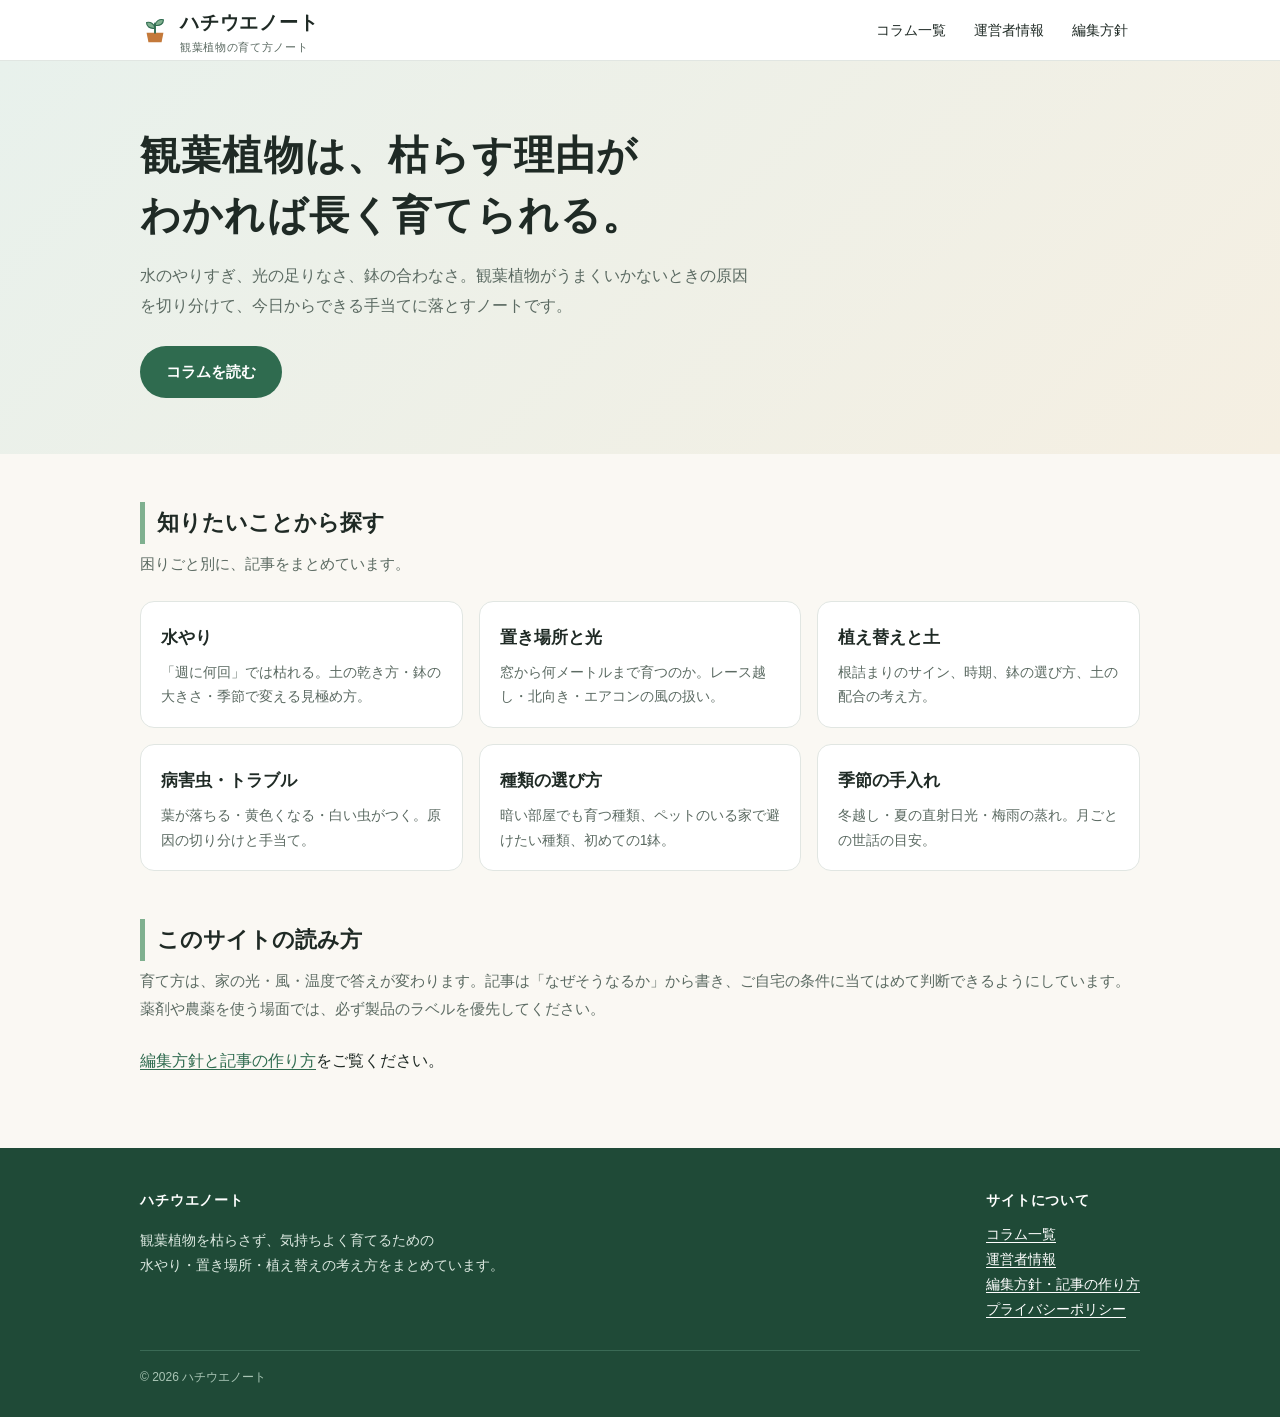
<file: index.html>
<!doctype html><html lang="ja"><head><meta charset="utf-8"><meta name="viewport" content="width=device-width,initial-scale=1"><title>ハチウエノート｜観葉植物の育て方ノート</title><meta name="description" content="観葉植物の水やり・置き場所・植え替え・病害虫・種類の選び方を、枯らしやすい失敗の原因から順に解説する育て方ノート。"><link rel="canonical" href="https://hachiue-note.com/"><meta name="robots" content="index,follow"><meta name="theme-color" content="#2f6b4f"><link rel="icon" href="/favicon.svg" type="image/svg+xml"><meta property="og:type" content="website"><meta property="og:title" content="ハチウエノート｜観葉植物の育て方ノート"><meta property="og:description" content="観葉植物の水やり・置き場所・植え替え・病害虫・種類の選び方を、枯らしやすい失敗の原因から順に解説する育て方ノート。"><meta property="og:url" content="https://hachiue-note.com/"><meta property="og:site_name" content="ハチウエノート"><meta property="og:locale" content="ja_JP"><link rel="stylesheet" href="/assets/site.css"></head><body><header class="site-head"><div class="wrap"><a class="brand" href="/"><svg viewBox="0 0 32 32" aria-hidden="true"><path d="M7 19h18l-2 10H9z" fill="#c4793a"/><path d="M16 19V9" stroke="#2f6b4f" stroke-width="2" stroke-linecap="round"/><path d="M16 14c-1-5-5-7-9-6 0 4 3 7 9 6zM16 11c1-5 5-7 9-6 0 4-3 7-9 6z" fill="#7fb08f" stroke="#2f6b4f" stroke-width="1.2" stroke-linejoin="round"/></svg><span>ハチウエノート<small>観葉植物の育て方ノート</small></span></a><nav class="gnav" aria-label="メイン"><a href="/columns/">コラム一覧</a><a href="/about/">運営者情報</a><a href="/policy/">編集方針</a></nav></div></header><section class="hero"><div class="wrap"><h1>観葉植物は、枯らす理由が<br>わかれば長く育てられる。</h1><p>水のやりすぎ、光の足りなさ、鉢の合わなさ。観葉植物がうまくいかないときの原因を切り分けて、今日からできる手当てに落とすノートです。</p><a class="btn" href="/columns/">コラムを読む</a></div></section><main class="wrap"><section class="sec"><h2>知りたいことから探す</h2><p class="lede">困りごと別に、記事をまとめています。</p><div class="topics"><div class="topic"><h3>水やり</h3><p>「週に何回」では枯れる。土の乾き方・鉢の大きさ・季節で変える見極め方。</p></div><div class="topic"><h3>置き場所と光</h3><p>窓から何メートルまで育つのか。レース越し・北向き・エアコンの風の扱い。</p></div><div class="topic"><h3>植え替えと土</h3><p>根詰まりのサイン、時期、鉢の選び方、土の配合の考え方。</p></div><div class="topic"><h3>病害虫・トラブル</h3><p>葉が落ちる・黄色くなる・白い虫がつく。原因の切り分けと手当て。</p></div><div class="topic"><h3>種類の選び方</h3><p>暗い部屋でも育つ種類、ペットのいる家で避けたい種類、初めての1鉢。</p></div><div class="topic"><h3>季節の手入れ</h3><p>冬越し・夏の直射日光・梅雨の蒸れ。月ごとの世話の目安。</p></div></div></section><section class="sec"><h2>このサイトの読み方</h2><p class="lede">育て方は、家の光・風・温度で答えが変わります。記事は「なぜそうなるか」から書き、ご自宅の条件に当てはめて判断できるようにしています。薬剤や農薬を使う場面では、必ず製品のラベルを優先してください。</p><p><a href="/policy/">編集方針と記事の作り方</a>をご覧ください。</p></section></main><footer class="site-foot"><div class="wrap"><div class="cols"><div><h2>ハチウエノート</h2><p>観葉植物を枯らさず、気持ちよく育てるための<br>水やり・置き場所・植え替えの考え方をまとめています。</p></div><div><h2>サイトについて</h2><ul><li><a href="/columns/">コラム一覧</a></li><li><a href="/about/">運営者情報</a></li><li><a href="/policy/">編集方針・記事の作り方</a></li><li><a href="/privacy/">プライバシーポリシー</a></li></ul></div></div><div class="copy">© 2026 ハチウエノート</div></div></footer></body></html>
</file>
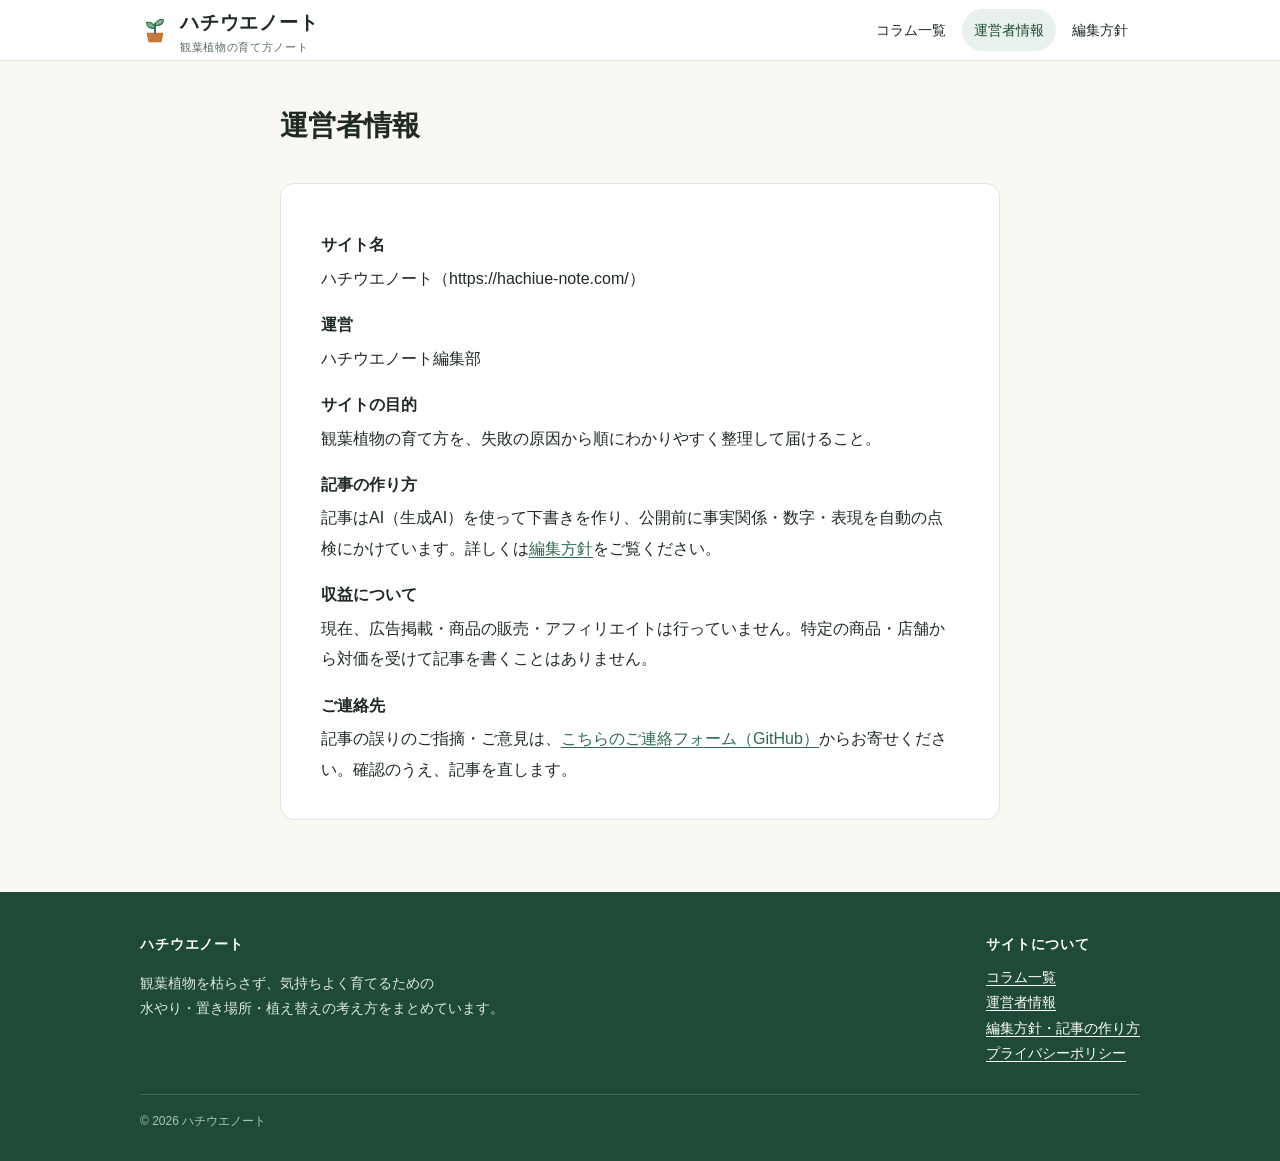
<file: about/index.html>
<!doctype html><html lang="ja"><head><meta charset="utf-8"><meta name="viewport" content="width=device-width,initial-scale=1"><title>運営者情報｜ハチウエノート</title><meta name="description" content="ハチウエノートの運営者情報です。運営体制・記事の作り方・ご連絡先をまとめています。"><link rel="canonical" href="https://hachiue-note.com/about/"><meta name="robots" content="index,follow"><meta name="theme-color" content="#2f6b4f"><link rel="icon" href="/favicon.svg" type="image/svg+xml"><meta property="og:type" content="website"><meta property="og:title" content="運営者情報｜ハチウエノート"><meta property="og:description" content="ハチウエノートの運営者情報です。運営体制・記事の作り方・ご連絡先をまとめています。"><meta property="og:url" content="https://hachiue-note.com/about/"><meta property="og:site_name" content="ハチウエノート"><meta property="og:locale" content="ja_JP"><link rel="stylesheet" href="/assets/site.css"></head><body><header class="site-head"><div class="wrap"><a class="brand" href="/"><svg viewBox="0 0 32 32" aria-hidden="true"><path d="M7 19h18l-2 10H9z" fill="#c4793a"/><path d="M16 19V9" stroke="#2f6b4f" stroke-width="2" stroke-linecap="round"/><path d="M16 14c-1-5-5-7-9-6 0 4 3 7 9 6zM16 11c1-5 5-7 9-6 0 4-3 7-9 6z" fill="#7fb08f" stroke="#2f6b4f" stroke-width="1.2" stroke-linejoin="round"/></svg><span>ハチウエノート<small>観葉植物の育て方ノート</small></span></a><nav class="gnav" aria-label="メイン"><a href="/columns/">コラム一覧</a><a href="/about/" aria-current="page">運営者情報</a><a href="/policy/">編集方針</a></nav></div></header><main class="narrow"><div class="page-title"><h1>運営者情報</h1></div><div class="prose"><dl><dt>サイト名</dt><dd>ハチウエノート（https://hachiue-note.com/）</dd><dt>運営</dt><dd>ハチウエノート編集部</dd><dt>サイトの目的</dt><dd>観葉植物の育て方を、失敗の原因から順にわかりやすく整理して届けること。</dd><dt>記事の作り方</dt><dd>記事はAI（生成AI）を使って下書きを作り、公開前に事実関係・数字・表現を自動の点検にかけています。詳しくは<a href="/policy/">編集方針</a>をご覧ください。</dd><dt>収益について</dt><dd>現在、広告掲載・商品の販売・アフィリエイトは行っていません。特定の商品・店舗から対価を受けて記事を書くことはありません。</dd><dt>ご連絡先</dt><dd>記事の誤りのご指摘・ご意見は、<a href="https://github.com/kktennis3/hachiue-note.com/issues">こちらのご連絡フォーム（GitHub）</a>からお寄せください。確認のうえ、記事を直します。</dd></dl></div></main><footer class="site-foot"><div class="wrap"><div class="cols"><div><h2>ハチウエノート</h2><p>観葉植物を枯らさず、気持ちよく育てるための<br>水やり・置き場所・植え替えの考え方をまとめています。</p></div><div><h2>サイトについて</h2><ul><li><a href="/columns/">コラム一覧</a></li><li><a href="/about/">運営者情報</a></li><li><a href="/policy/">編集方針・記事の作り方</a></li><li><a href="/privacy/">プライバシーポリシー</a></li></ul></div></div><div class="copy">© 2026 ハチウエノート</div></div></footer></body></html>
</file>
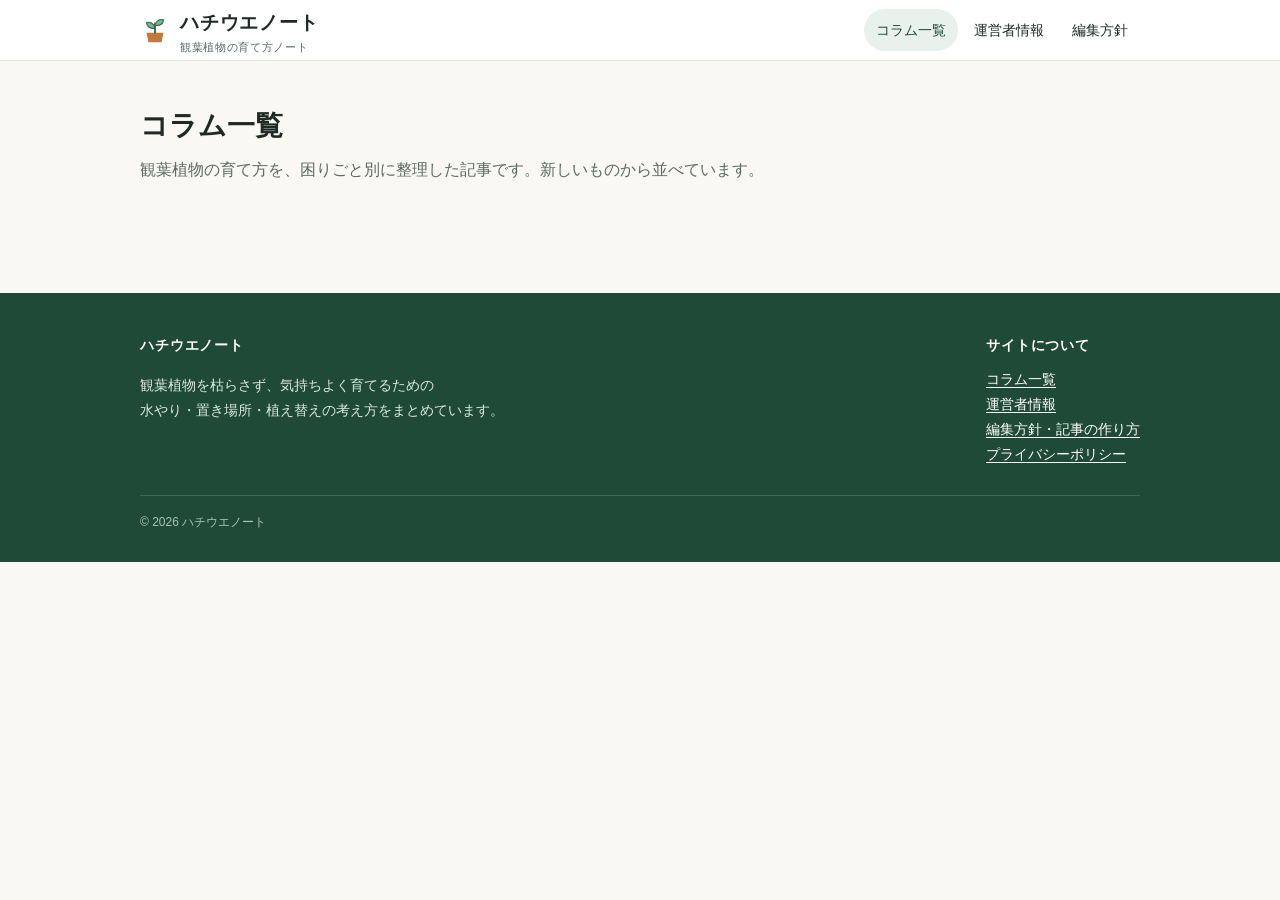
<file: columns/index.html>
<!doctype html><html lang="ja"><head><meta charset="utf-8"><meta name="viewport" content="width=device-width,initial-scale=1"><title>コラム一覧｜ハチウエノート</title><meta name="description" content="観葉植物の水やり・置き場所・植え替え・病害虫・種類の選び方のコラム一覧です。"><link rel="canonical" href="https://hachiue-note.com/columns/"><meta name="robots" content="index,follow"><meta name="theme-color" content="#2f6b4f"><link rel="icon" href="/favicon.svg" type="image/svg+xml"><meta property="og:type" content="website"><meta property="og:title" content="コラム一覧｜ハチウエノート"><meta property="og:description" content="観葉植物の水やり・置き場所・植え替え・病害虫・種類の選び方のコラム一覧です。"><meta property="og:url" content="https://hachiue-note.com/columns/"><meta property="og:site_name" content="ハチウエノート"><meta property="og:locale" content="ja_JP"><link rel="stylesheet" href="/assets/site.css"></head><body><header class="site-head"><div class="wrap"><a class="brand" href="/"><svg viewBox="0 0 32 32" aria-hidden="true"><path d="M7 19h18l-2 10H9z" fill="#c4793a"/><path d="M16 19V9" stroke="#2f6b4f" stroke-width="2" stroke-linecap="round"/><path d="M16 14c-1-5-5-7-9-6 0 4 3 7 9 6zM16 11c1-5 5-7 9-6 0 4-3 7-9 6z" fill="#7fb08f" stroke="#2f6b4f" stroke-width="1.2" stroke-linejoin="round"/></svg><span>ハチウエノート<small>観葉植物の育て方ノート</small></span></a><nav class="gnav" aria-label="メイン"><a href="/columns/" aria-current="page">コラム一覧</a><a href="/about/">運営者情報</a><a href="/policy/">編集方針</a></nav></div></header><main class="wrap"><div class="page-title"><h1>コラム一覧</h1><p>観葉植物の育て方を、困りごと別に整理した記事です。新しいものから並べています。</p></div><div class="column-list"></div></main><footer class="site-foot"><div class="wrap"><div class="cols"><div><h2>ハチウエノート</h2><p>観葉植物を枯らさず、気持ちよく育てるための<br>水やり・置き場所・植え替えの考え方をまとめています。</p></div><div><h2>サイトについて</h2><ul><li><a href="/columns/">コラム一覧</a></li><li><a href="/about/">運営者情報</a></li><li><a href="/policy/">編集方針・記事の作り方</a></li><li><a href="/privacy/">プライバシーポリシー</a></li></ul></div></div><div class="copy">© 2026 ハチウエノート</div></div></footer></body></html>
</file>
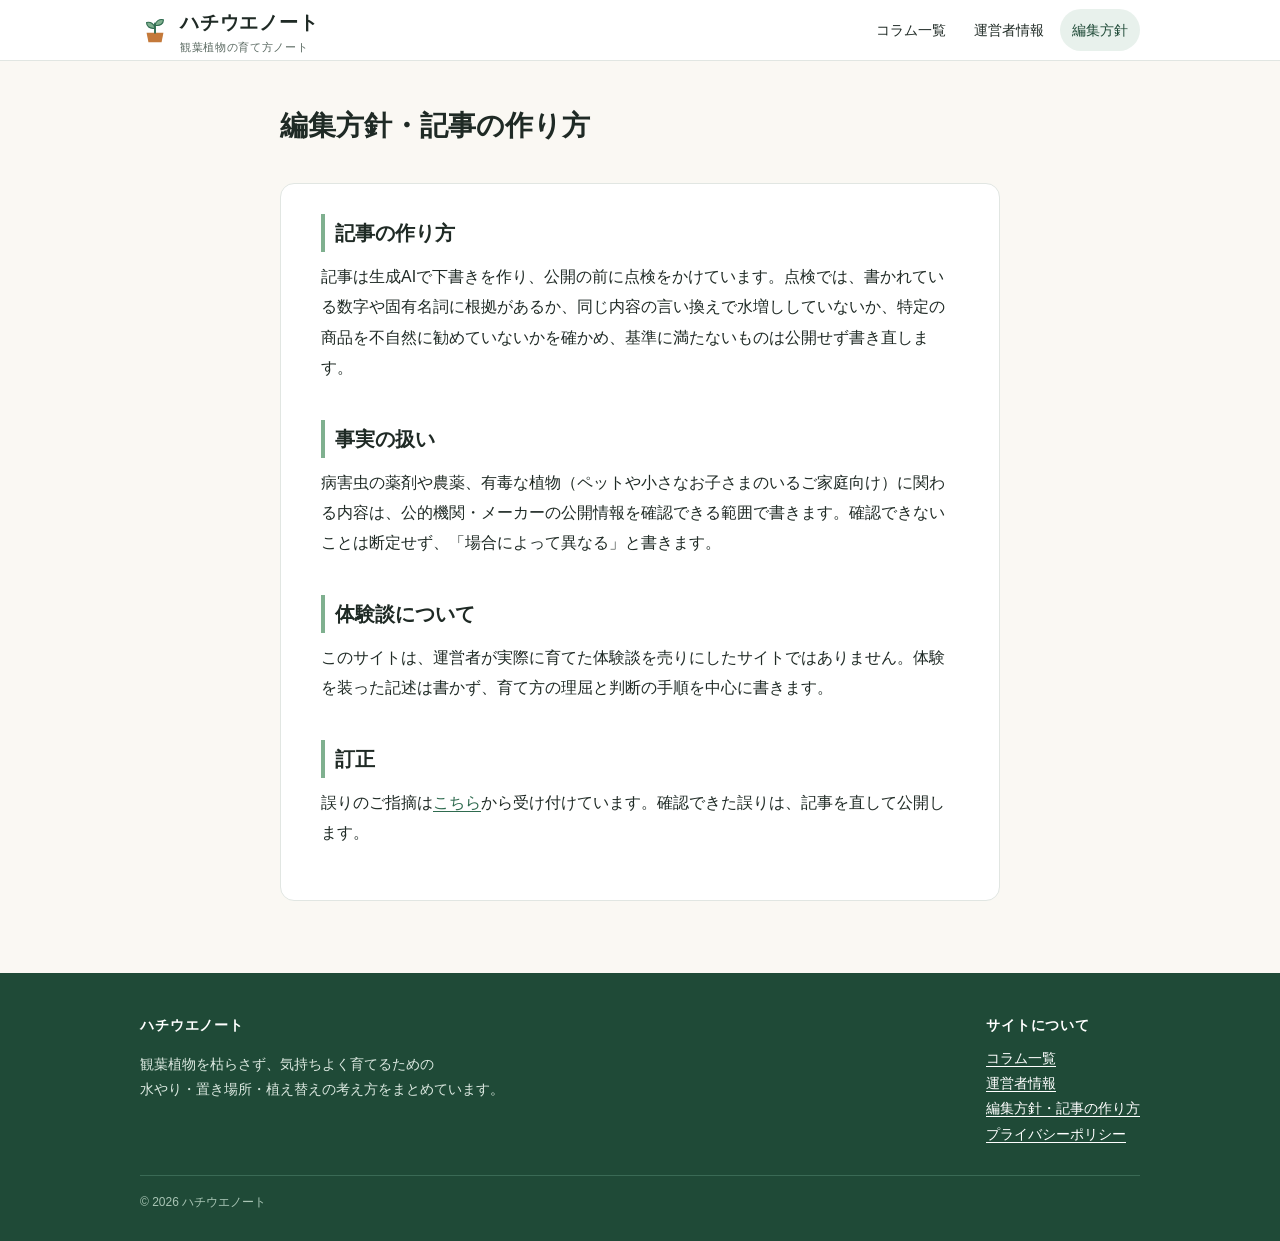
<file: policy/index.html>
<!doctype html><html lang="ja"><head><meta charset="utf-8"><meta name="viewport" content="width=device-width,initial-scale=1"><title>編集方針・記事の作り方｜ハチウエノート</title><meta name="description" content="ハチウエノートの編集方針です。記事の作り方・事実の確かめ方・訂正の受け付けについて説明します。"><link rel="canonical" href="https://hachiue-note.com/policy/"><meta name="robots" content="index,follow"><meta name="theme-color" content="#2f6b4f"><link rel="icon" href="/favicon.svg" type="image/svg+xml"><meta property="og:type" content="website"><meta property="og:title" content="編集方針・記事の作り方｜ハチウエノート"><meta property="og:description" content="ハチウエノートの編集方針です。記事の作り方・事実の確かめ方・訂正の受け付けについて説明します。"><meta property="og:url" content="https://hachiue-note.com/policy/"><meta property="og:site_name" content="ハチウエノート"><meta property="og:locale" content="ja_JP"><link rel="stylesheet" href="/assets/site.css"></head><body><header class="site-head"><div class="wrap"><a class="brand" href="/"><svg viewBox="0 0 32 32" aria-hidden="true"><path d="M7 19h18l-2 10H9z" fill="#c4793a"/><path d="M16 19V9" stroke="#2f6b4f" stroke-width="2" stroke-linecap="round"/><path d="M16 14c-1-5-5-7-9-6 0 4 3 7 9 6zM16 11c1-5 5-7 9-6 0 4-3 7-9 6z" fill="#7fb08f" stroke="#2f6b4f" stroke-width="1.2" stroke-linejoin="round"/></svg><span>ハチウエノート<small>観葉植物の育て方ノート</small></span></a><nav class="gnav" aria-label="メイン"><a href="/columns/">コラム一覧</a><a href="/about/">運営者情報</a><a href="/policy/" aria-current="page">編集方針</a></nav></div></header><main class="narrow"><div class="page-title"><h1>編集方針・記事の作り方</h1></div><div class="prose"><h2>記事の作り方</h2><p>記事は生成AIで下書きを作り、公開の前に点検をかけています。点検では、書かれている数字や固有名詞に根拠があるか、同じ内容の言い換えで水増ししていないか、特定の商品を不自然に勧めていないかを確かめ、基準に満たないものは公開せず書き直します。</p><h2>事実の扱い</h2><p>病害虫の薬剤や農薬、有毒な植物（ペットや小さなお子さまのいるご家庭向け）に関わる内容は、公的機関・メーカーの公開情報を確認できる範囲で書きます。確認できないことは断定せず、「場合によって異なる」と書きます。</p><h2>体験談について</h2><p>このサイトは、運営者が実際に育てた体験談を売りにしたサイトではありません。体験を装った記述は書かず、育て方の理屈と判断の手順を中心に書きます。</p><h2>訂正</h2><p>誤りのご指摘は<a href="https://github.com/kktennis3/hachiue-note.com/issues">こちら</a>から受け付けています。確認できた誤りは、記事を直して公開します。</p></div></main><footer class="site-foot"><div class="wrap"><div class="cols"><div><h2>ハチウエノート</h2><p>観葉植物を枯らさず、気持ちよく育てるための<br>水やり・置き場所・植え替えの考え方をまとめています。</p></div><div><h2>サイトについて</h2><ul><li><a href="/columns/">コラム一覧</a></li><li><a href="/about/">運営者情報</a></li><li><a href="/policy/">編集方針・記事の作り方</a></li><li><a href="/privacy/">プライバシーポリシー</a></li></ul></div></div><div class="copy">© 2026 ハチウエノート</div></div></footer></body></html>
</file>
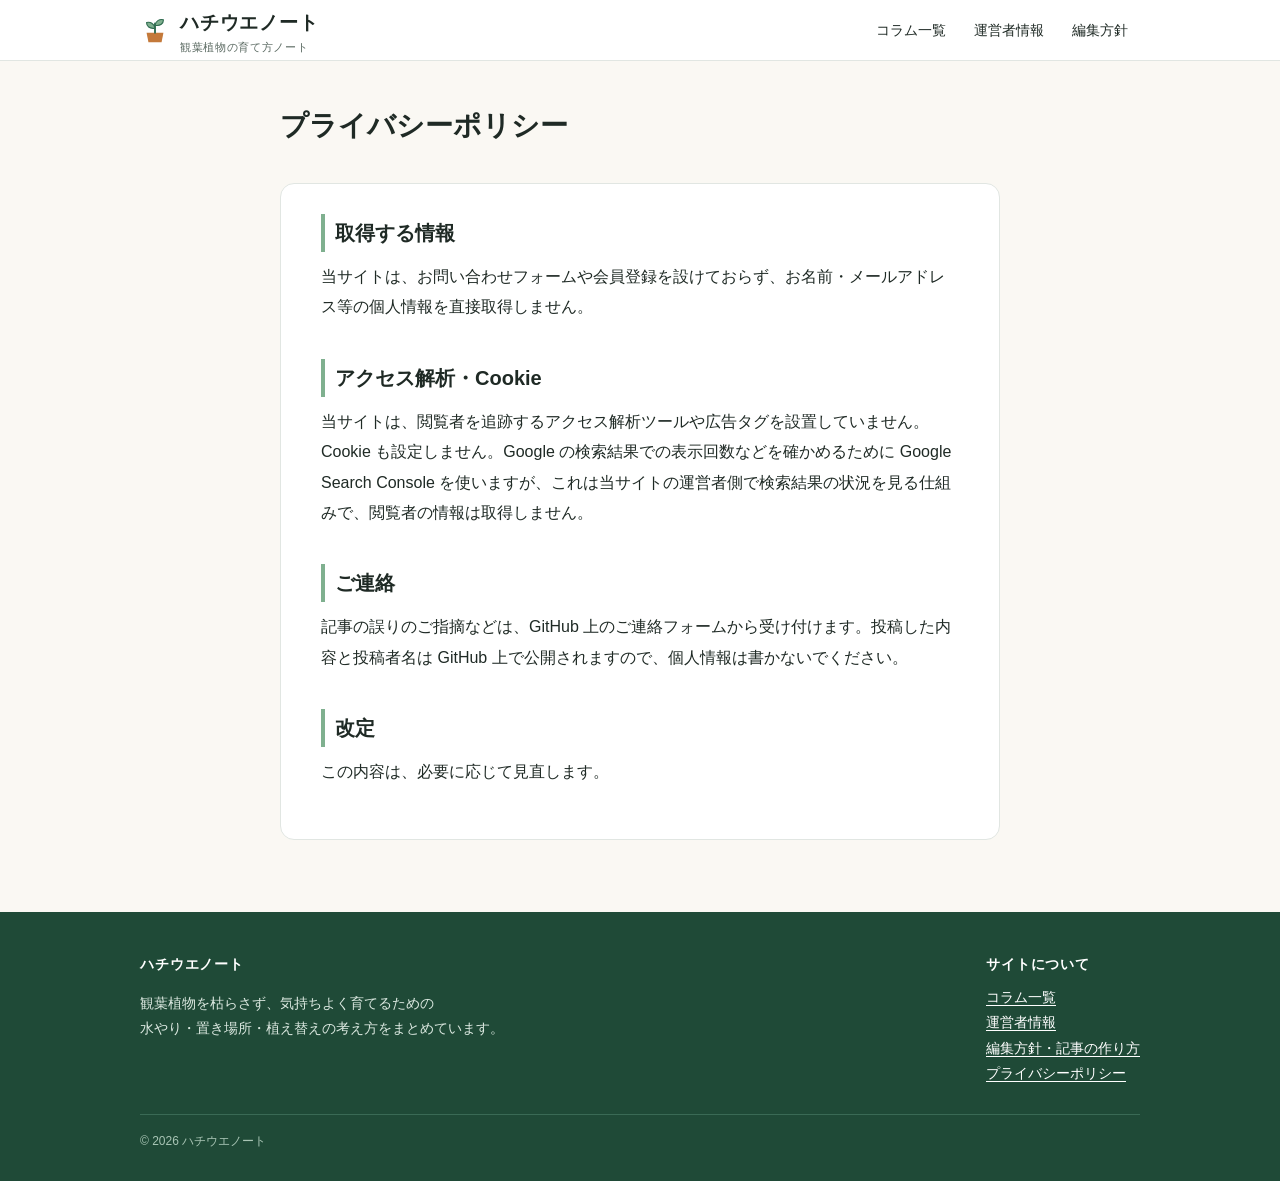
<file: privacy/index.html>
<!doctype html><html lang="ja"><head><meta charset="utf-8"><meta name="viewport" content="width=device-width,initial-scale=1"><title>プライバシーポリシー｜ハチウエノート</title><meta name="description" content="ハチウエノートのプライバシーポリシーです。取得する情報とその使い道を説明します。"><link rel="canonical" href="https://hachiue-note.com/privacy/"><meta name="robots" content="index,follow"><meta name="theme-color" content="#2f6b4f"><link rel="icon" href="/favicon.svg" type="image/svg+xml"><meta property="og:type" content="website"><meta property="og:title" content="プライバシーポリシー｜ハチウエノート"><meta property="og:description" content="ハチウエノートのプライバシーポリシーです。取得する情報とその使い道を説明します。"><meta property="og:url" content="https://hachiue-note.com/privacy/"><meta property="og:site_name" content="ハチウエノート"><meta property="og:locale" content="ja_JP"><link rel="stylesheet" href="/assets/site.css"></head><body><header class="site-head"><div class="wrap"><a class="brand" href="/"><svg viewBox="0 0 32 32" aria-hidden="true"><path d="M7 19h18l-2 10H9z" fill="#c4793a"/><path d="M16 19V9" stroke="#2f6b4f" stroke-width="2" stroke-linecap="round"/><path d="M16 14c-1-5-5-7-9-6 0 4 3 7 9 6zM16 11c1-5 5-7 9-6 0 4-3 7-9 6z" fill="#7fb08f" stroke="#2f6b4f" stroke-width="1.2" stroke-linejoin="round"/></svg><span>ハチウエノート<small>観葉植物の育て方ノート</small></span></a><nav class="gnav" aria-label="メイン"><a href="/columns/">コラム一覧</a><a href="/about/">運営者情報</a><a href="/policy/">編集方針</a></nav></div></header><main class="narrow"><div class="page-title"><h1>プライバシーポリシー</h1></div><div class="prose"><h2>取得する情報</h2><p>当サイトは、お問い合わせフォームや会員登録を設けておらず、お名前・メールアドレス等の個人情報を直接取得しません。</p><h2>アクセス解析・Cookie</h2><p>当サイトは、閲覧者を追跡するアクセス解析ツールや広告タグを設置していません。Cookie も設定しません。Google の検索結果での表示回数などを確かめるために Google Search Console を使いますが、これは当サイトの運営者側で検索結果の状況を見る仕組みで、閲覧者の情報は取得しません。</p><h2>ご連絡</h2><p>記事の誤りのご指摘などは、GitHub 上のご連絡フォームから受け付けます。投稿した内容と投稿者名は GitHub 上で公開されますので、個人情報は書かないでください。</p><h2>改定</h2><p>この内容は、必要に応じて見直します。</p></div></main><footer class="site-foot"><div class="wrap"><div class="cols"><div><h2>ハチウエノート</h2><p>観葉植物を枯らさず、気持ちよく育てるための<br>水やり・置き場所・植え替えの考え方をまとめています。</p></div><div><h2>サイトについて</h2><ul><li><a href="/columns/">コラム一覧</a></li><li><a href="/about/">運営者情報</a></li><li><a href="/policy/">編集方針・記事の作り方</a></li><li><a href="/privacy/">プライバシーポリシー</a></li></ul></div></div><div class="copy">© 2026 ハチウエノート</div></div></footer></body></html>
</file>
<file: assets/site.css>
:root{
  --green:#2f6b4f;--green-d:#1f4a37;--green-l:#e8f1ec;--leaf:#7fb08f;--cream:#faf8f3;
  --ink:#1f2a25;--sub:#5b6a62;--line:#e1e6e2;--accent:#c4793a;
}
*{box-sizing:border-box}
html{-webkit-text-size-adjust:100%}
body{margin:0;font-family:"Hiragino Kaku Gothic ProN","Hiragino Sans","Noto Sans JP","Yu Gothic",Meiryo,sans-serif;color:var(--ink);background:var(--cream);line-height:1.9;font-size:16px}
a{color:var(--green);text-decoration:underline;text-underline-offset:3px}
a:hover{color:var(--green-d)}
img{max-width:100%;height:auto}
.wrap{max-width:1040px;margin:0 auto;padding:0 20px}
.narrow{max-width:760px;margin:0 auto;padding:0 20px}

/* ヘッダー・フッター */
.site-head{background:#fff;border-bottom:1px solid var(--line);position:sticky;top:0;z-index:20}
.site-head .wrap{display:flex;align-items:center;justify-content:space-between;gap:16px;min-height:60px}
.brand{display:flex;align-items:center;gap:10px;color:var(--ink);text-decoration:none;font-weight:700;font-size:19px;letter-spacing:.04em}
.brand svg{width:30px;height:30px;flex:none}
.brand small{display:block;font-size:11px;font-weight:400;color:var(--sub);letter-spacing:.06em;line-height:1.2}
.gnav{display:flex;gap:4px;flex-wrap:wrap}
.gnav a{color:var(--ink);text-decoration:none;font-size:14px;padding:8px 12px;border-radius:999px}
.gnav a:hover,.gnav a[aria-current="page"]{background:var(--green-l);color:var(--green-d)}
.site-foot{background:var(--green-d);color:#dbe8e0;margin-top:72px;padding:40px 0 28px;font-size:14px;line-height:1.8}
.site-foot a{color:#fff}
.site-foot .cols{display:flex;gap:40px;flex-wrap:wrap;justify-content:space-between}
.site-foot h2{font-size:14px;margin:0 0 8px;color:#fff;letter-spacing:.06em}
.site-foot ul{list-style:none;margin:0;padding:0}
.site-foot .copy{margin-top:28px;border-top:1px solid #3a6a55;padding-top:16px;font-size:12px;color:#a9c5b5}

/* トップ */
.hero{background:linear-gradient(135deg,#e8f1ec 0%,#f5efe2 100%);padding:64px 0 56px}
.hero h1{font-size:clamp(26px,4.4vw,40px);line-height:1.5;margin:0 0 16px;letter-spacing:.03em}
.hero p{max-width:620px;margin:0 0 24px;color:var(--sub)}
.btn{display:inline-block;background:var(--green);color:#fff;text-decoration:none;padding:12px 26px;border-radius:999px;font-weight:700;font-size:15px}
.btn:hover{background:var(--green-d);color:#fff}
.sec{padding:48px 0 0}
.sec h2{font-size:22px;margin:0 0 6px;padding-left:12px;border-left:5px solid var(--leaf)}
.sec .lede{color:var(--sub);margin:0 0 22px;font-size:15px}
.topics{display:grid;grid-template-columns:repeat(auto-fill,minmax(250px,1fr));gap:16px}
.topic{background:#fff;border:1px solid var(--line);border-radius:14px;padding:20px 20px 18px}
.topic h3{margin:0 0 6px;font-size:17px}
.topic p{margin:0;color:var(--sub);font-size:14px;line-height:1.75}

/* コラム一覧 */
.page-title{padding:44px 0 8px}
.page-title h1{margin:0 0 8px;font-size:28px;line-height:1.5}
.page-title p{margin:0;color:var(--sub)}
.column-list{display:grid;grid-template-columns:repeat(auto-fill,minmax(300px,1fr));gap:22px;margin:28px 0 0}
.column-card{display:flex;flex-direction:column;background:#fff;border:1px solid var(--line);border-radius:14px;overflow:hidden;text-decoration:none;color:var(--ink);transition:box-shadow .15s,transform .15s}
.column-card:hover{box-shadow:0 8px 24px rgba(31,74,55,.12);transform:translateY(-2px);color:var(--ink)}
.column-card__thumb{display:block;width:100%;height:auto;background:var(--green-l)}
.column-card__head{display:flex;justify-content:space-between;align-items:center;gap:8px;padding:14px 18px 0;font-size:12px}
.column-category{background:var(--green-l);color:var(--green-d);padding:3px 10px;border-radius:999px;font-weight:700}
.column-card__date{color:var(--sub)}
.column-card__title{font-size:17px;line-height:1.6;margin:10px 18px 6px}
.column-card__excerpt{font-size:13.5px;line-height:1.8;color:var(--sub);margin:0 18px 12px;display:-webkit-box;-webkit-line-clamp:3;-webkit-box-orient:vertical;overflow:hidden}
.column-card__more{margin:auto 18px 16px;font-size:13px;color:var(--green);font-weight:700}

/* 記事 */
.crumb{font-size:13px;color:var(--sub);padding:18px 0 0}
.crumb a{color:var(--sub)}
.article-head{padding:14px 0 18px}
.article-head h1{font-size:clamp(24px,3.6vw,32px);line-height:1.55;margin:10px 0 12px;letter-spacing:.02em}
.meta{display:flex;flex-wrap:wrap;gap:10px 14px;align-items:center;font-size:13px;color:var(--sub);margin:0}
.column-tags{list-style:none;margin:10px 0 0;padding:0;display:flex;gap:8px;flex-wrap:wrap}
.column-tag{font-size:12px;background:#fff;border:1px solid var(--line);border-radius:999px;padding:2px 10px;color:var(--sub)}
.column-hero{margin:8px 0 22px}
.column-hero img{display:block;width:100%;border-radius:12px;border:1px solid var(--line)}
.lead{background:#fff;border-left:5px solid var(--leaf);border-radius:0 10px 10px 0;padding:16px 20px;margin:6px 0 24px;color:#33433b}
.summary{background:var(--green-l);border-radius:12px;padding:16px 20px;margin:0 0 28px}
.summary strong{display:block;margin-bottom:4px;color:var(--green-d)}
.article-body{background:#fff;border:1px solid var(--line);border-radius:14px;padding:28px clamp(18px,4vw,40px) 34px}
.article-body h2{font-size:22px;line-height:1.55;margin:2.2em 0 .7em;padding:.1em 0 .45em;border-bottom:3px solid var(--leaf)}
.article-body h2:first-child{margin-top:0}
.article-body h3{font-size:18px;line-height:1.6;margin:1.8em 0 .5em;padding-left:10px;border-left:4px solid var(--green)}
.article-body p{margin:0 0 1.15em}
.article-body ul,.article-body ol{margin:0 0 1.2em;padding-left:1.5em}
.article-body li{margin:.25em 0}
.article-body table{width:100%;border-collapse:collapse;margin:1.2em 0;font-size:14.5px;display:block;overflow-x:auto}
.article-body th,.article-body td{border:1px solid var(--line);padding:9px 12px;text-align:left;vertical-align:top}
.article-body th{background:var(--green-l);white-space:nowrap}
.article-body blockquote{margin:1.2em 0;padding:.8em 1.2em;border-left:4px solid var(--leaf);background:var(--cream);color:#445}
.article-body img,.article-body figure{max-width:100%}
.article-body figure{margin:1.4em 0}
.article-body figcaption{font-size:13px;color:var(--sub);margin-top:6px}
.column-faq{margin:34px 0 0}
.column-faq h2{font-size:21px;margin:0 0 12px;padding-left:12px;border-left:5px solid var(--leaf)}
.column-faq__item{background:#fff;border:1px solid var(--line);border-radius:10px;margin:0 0 10px;padding:0 16px}
.column-faq__item summary{cursor:pointer;padding:14px 0;font-weight:700;list-style:none;display:flex;gap:10px;align-items:baseline}
.column-faq__item summary::-webkit-details-marker{display:none}
.column-faq__answer{display:flex;gap:10px;align-items:baseline;padding:0 0 14px;color:#33433b}
.column-faq__badge{flex:none;display:inline-block;min-width:1.6em;text-align:center;background:var(--green);color:#fff;border-radius:6px;font-size:12px;font-weight:700;padding:0 5px}
.column-faq__answer .column-faq__badge{background:var(--accent)}
.author-box{margin:30px 0 0;background:#fff;border:1px solid var(--line);border-radius:12px;padding:16px 20px;font-size:14px;color:var(--sub)}
.back{margin:28px 0 0;text-align:center}

/* 固定ページ */
.prose{background:#fff;border:1px solid var(--line);border-radius:14px;padding:30px clamp(18px,4vw,40px) 34px;margin-top:20px}
.prose h2{font-size:20px;margin:1.8em 0 .5em;padding-left:10px;border-left:4px solid var(--leaf)}
.prose h2:first-child{margin-top:0}
.prose p,.prose ul{margin:0 0 1.1em}
.prose dl{margin:0}
.prose dt{font-weight:700;margin-top:1em}
.prose dd{margin:.2em 0 0}

@media (max-width:640px){
  .site-head .wrap{flex-wrap:wrap;padding-top:8px;padding-bottom:8px}
  .gnav a{padding:6px 10px;font-size:13px}
  .hero{padding:44px 0 40px}
}
</file>
